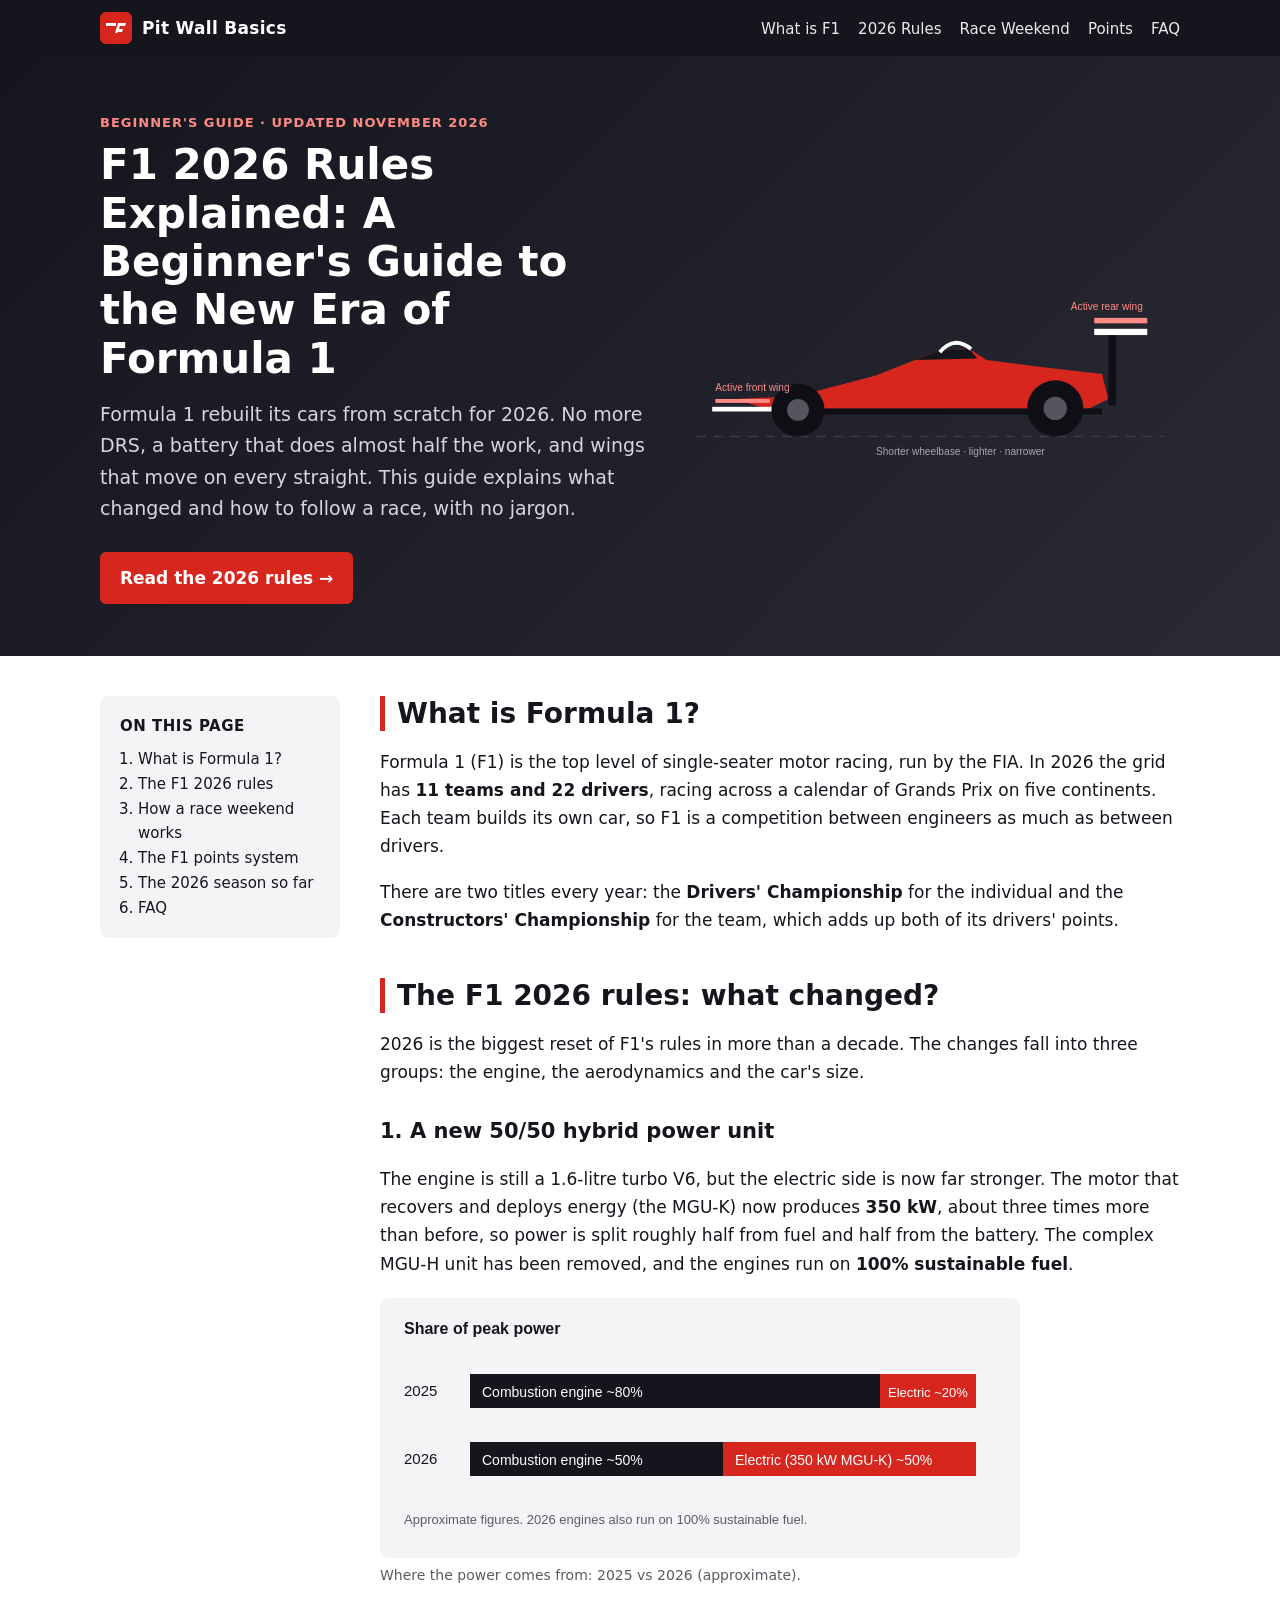
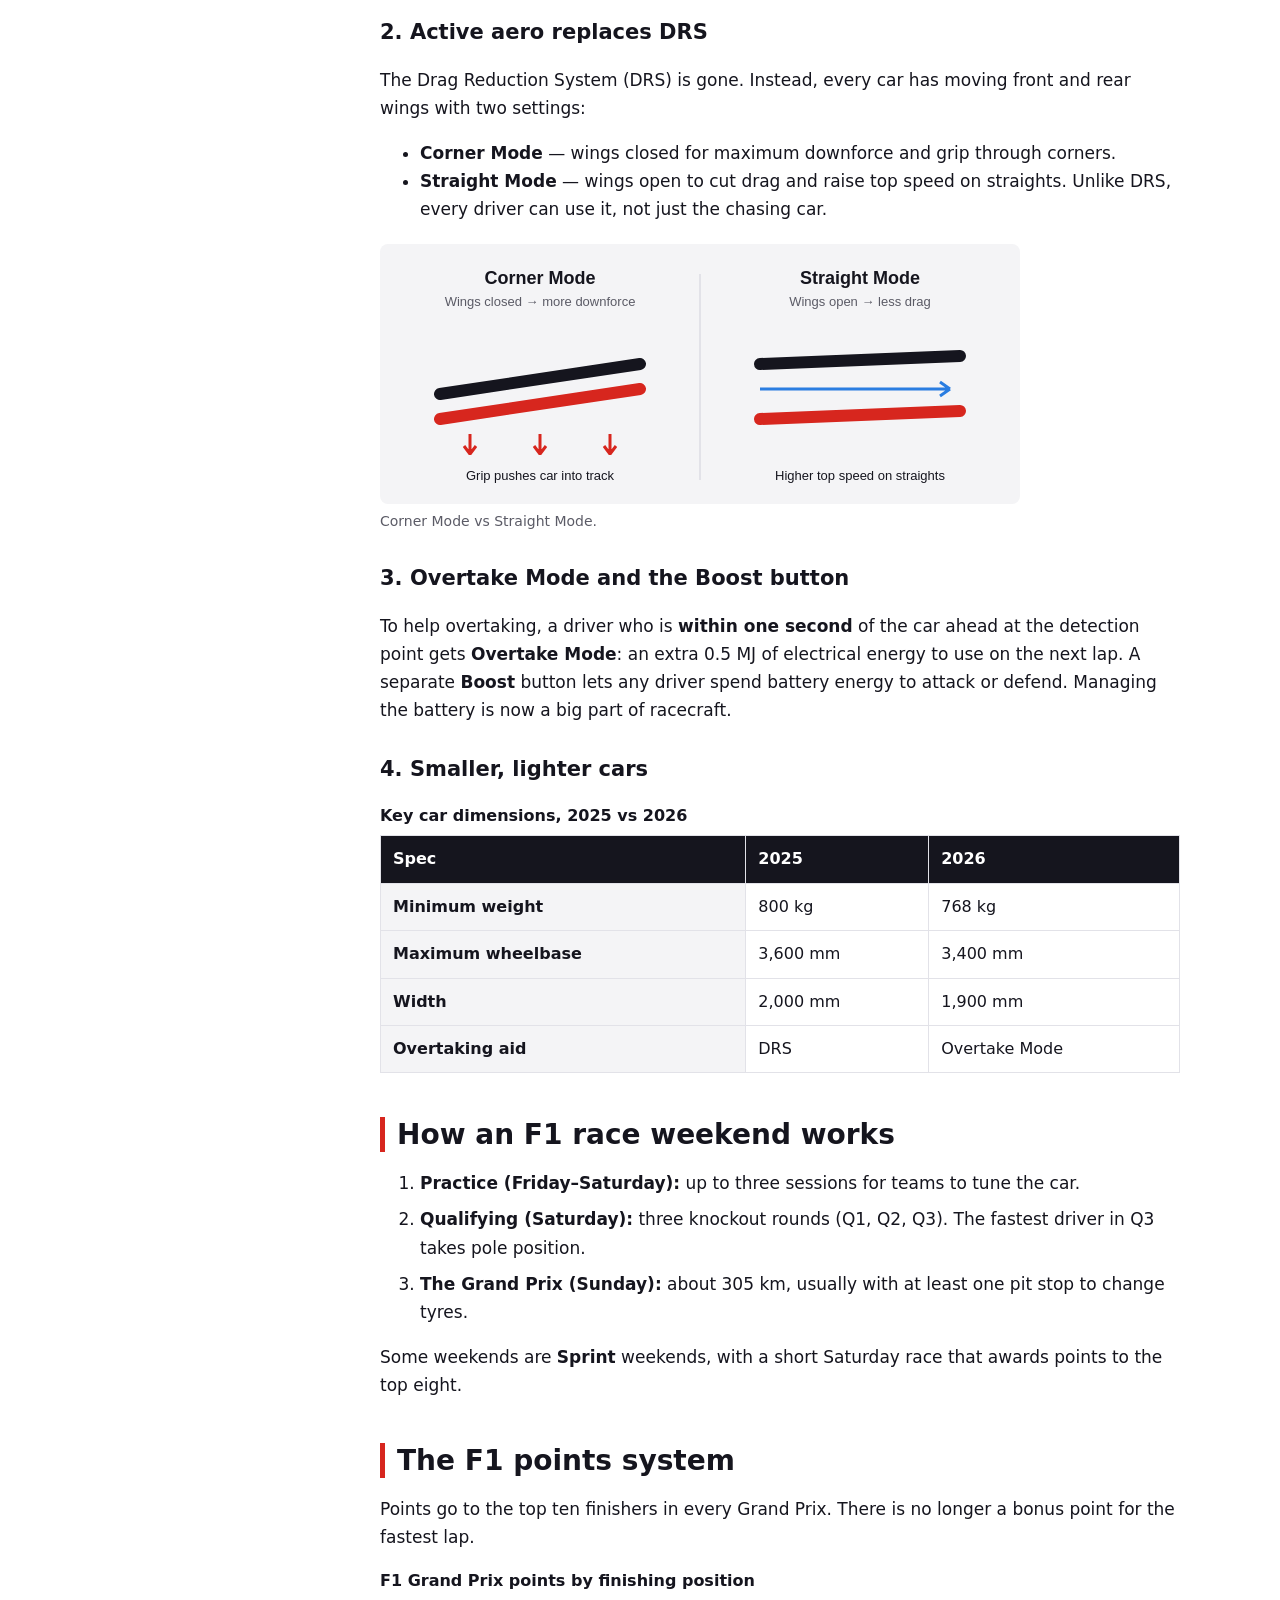
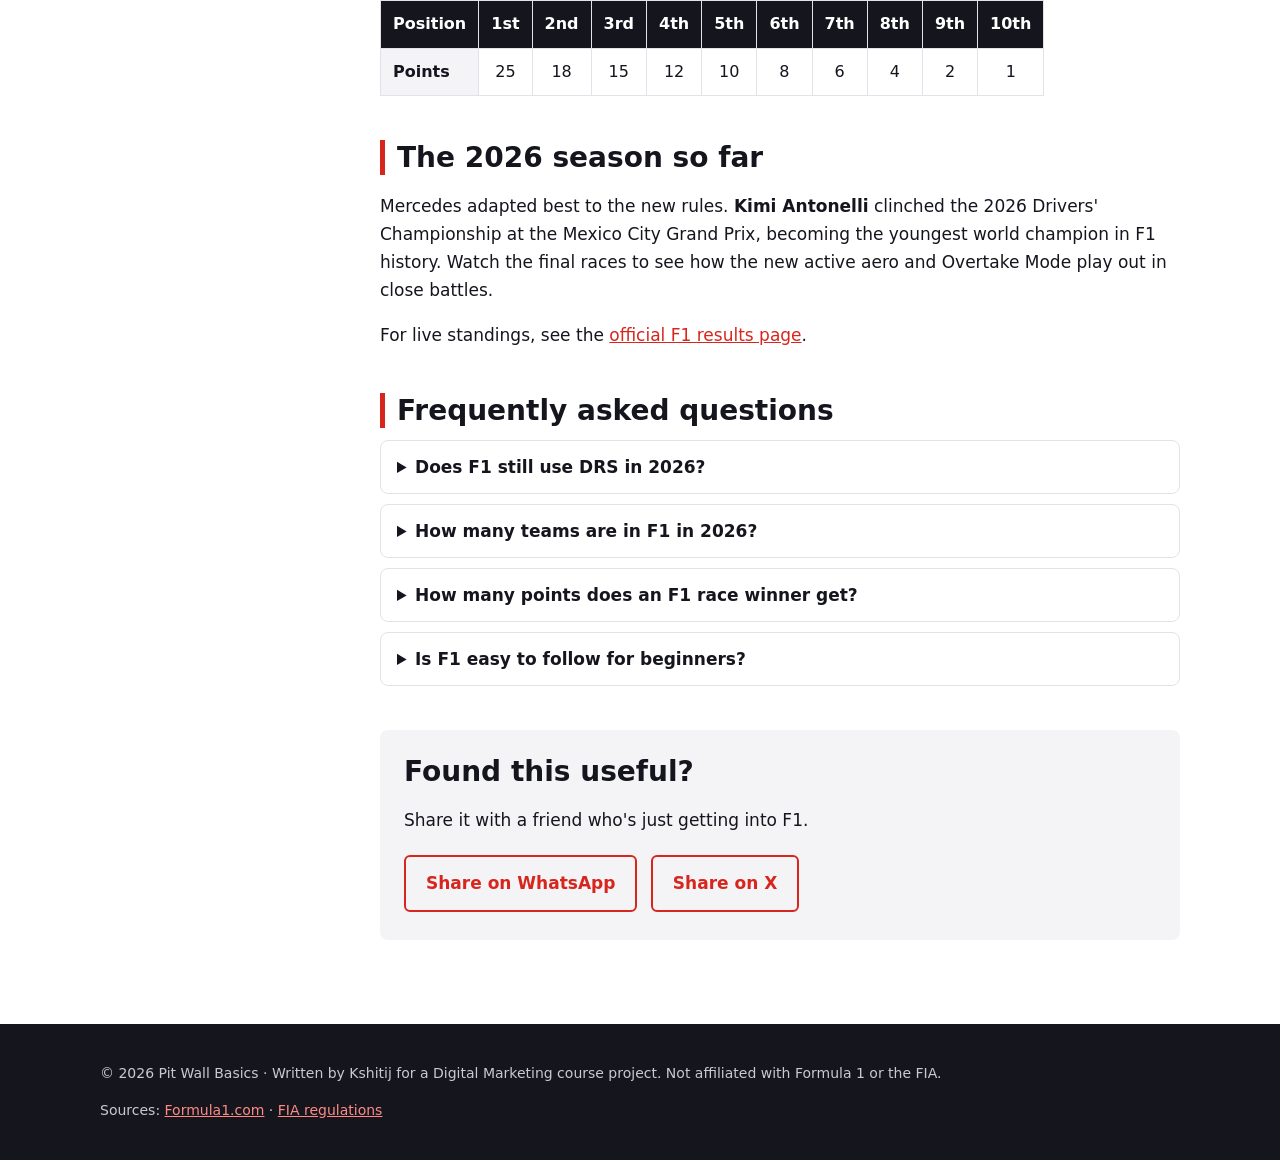
<file: index.html>
<!DOCTYPE html>
<html lang="en">
<head>
  <meta charset="UTF-8">
  <meta name="viewport" content="width=device-width, initial-scale=1">

  <!-- Primary SEO tags -->
  <title>F1 2026 Rules Explained for Beginners | Pit Wall Basics</title>
  <meta name="description" content="New to Formula 1? Learn the F1 2026 rules in plain English: active aero, Overtake Mode, the 50/50 hybrid engine, the points system and how a race weekend works.">
  <meta name="keywords" content="F1 2026 rules, F1 2026 regulations explained, F1 for beginners, how does F1 work, F1 overtake mode, F1 active aero, F1 points system">
  <meta name="author" content="Kshitij">
  <meta name="robots" content="index, follow">
  <link rel="canonical" href="https://kshitij66.github.io/f1-2026-guide/">

  <!-- Open Graph / social sharing -->
  <meta property="og:type" content="article">
  <meta property="og:title" content="F1 2026 Rules Explained for Beginners">
  <meta property="og:description" content="Active aero, Overtake Mode, the new hybrid engine and the points system — Formula 1's 2026 rules in plain English.">
  <meta property="og:url" content="https://kshitij66.github.io/f1-2026-guide/">
  <meta property="og:image" content="https://kshitij66.github.io/f1-2026-guide/images/og-card.png">
  <meta name="twitter:card" content="summary_large_image">

  <!-- Search Console verification: paste your tag here (see README) -->
  <!-- <meta name="google-site-verification" content="PASTE_CODE_HERE"> -->

  <link rel="icon" href="images/favicon.svg" type="image/svg+xml">
  <link rel="stylesheet" href="style.css">

  <!-- Google Analytics 4 -->
  <script async src="https://www.googletagmanager.com/gtag/js?id=G-YW1P776TJL"></script>
  <script>
    window.dataLayer = window.dataLayer || [];
    function gtag(){dataLayer.push(arguments);}
    gtag('js', new Date());
    gtag('config', 'G-YW1P776TJL');
  </script>

  <!-- Structured data: helps Google understand the page (Article + FAQ) -->
  <script type="application/ld+json">
  {
    "@context": "https://schema.org",
    "@graph": [
      {
        "@type": "Article",
        "headline": "F1 2026 Rules Explained for Beginners",
        "description": "A plain-English guide to Formula 1's 2026 regulations: active aero, Overtake Mode, the 50/50 hybrid power unit and the points system.",
        "author": {"@type": "Person", "name": "Kshitij"},
        "datePublished": "2026-11-09",
        "dateModified": "2026-11-09",
        "image": "https://kshitij66.github.io/f1-2026-guide/images/og-card.png",
        "mainEntityOfPage": "https://kshitij66.github.io/f1-2026-guide/"
      },
      {
        "@type": "FAQPage",
        "mainEntity": [
          {"@type": "Question", "name": "Does F1 still use DRS in 2026?",
           "acceptedAnswer": {"@type": "Answer", "text": "No. DRS was removed for 2026. All cars now use active aerodynamics (Straight Mode and Corner Mode), and overtaking is helped by Overtake Mode, an extra burst of electrical energy available within one second of the car ahead."}},
          {"@type": "Question", "name": "How many teams are in F1 in 2026?",
           "acceptedAnswer": {"@type": "Answer", "text": "There are 11 teams and 22 cars in 2026, with Cadillac joining as the 11th team and Audi taking over the former Sauber team."}},
          {"@type": "Question", "name": "How many points does an F1 race winner get?",
           "acceptedAnswer": {"@type": "Answer", "text": "The winner gets 25 points. Points go down to the top ten: 25, 18, 15, 12, 10, 8, 6, 4, 2, 1."}}
        ]
      }
    ]
  }
  </script>
</head>

<body>
  <a class="skip-link" href="#main">Skip to content</a>

  <header class="site-header">
    <div class="wrap header-inner">
      <a class="logo" href="#top" aria-label="Pit Wall Basics home">
        <img src="images/favicon.svg" alt="" width="32" height="32"> Pit Wall Basics
      </a>
      <nav aria-label="Main navigation">
        <ul>
          <li><a href="#what-is-f1">What is F1</a></li>
          <li><a href="#rules-2026">2026 Rules</a></li>
          <li><a href="#race-weekend">Race Weekend</a></li>
          <li><a href="#points">Points</a></li>
          <li><a href="#faq">FAQ</a></li>
        </ul>
      </nav>
    </div>
  </header>

  <main id="main">
    <article id="top">

      <!-- Hero -->
      <section class="hero">
        <div class="wrap hero-grid">
          <div>
            <p class="eyebrow">Beginner's guide · Updated November 2026</p>
            <h1>F1 2026 Rules Explained: A Beginner's Guide to the New Era of Formula 1</h1>
            <p class="lede">Formula 1 rebuilt its cars from scratch for 2026. No more DRS, a battery that does almost half the work, and wings that move on every straight. This guide explains what changed and how to follow a race, with no jargon.</p>
            <a class="btn" href="#rules-2026" data-track="cta_read_rules">Read the 2026 rules →</a>
          </div>
          <figure class="hero-fig">
            <img src="images/hero-car.svg" alt="Illustration of a 2026-style Formula 1 car seen from the side, with front and rear wings highlighted" width="640" height="300">
          </figure>
        </div>
      </section>

      <div class="wrap layout">
        <!-- Table of contents -->
        <aside class="toc" aria-label="On this page">
          <h2>On this page</h2>
          <ol>
            <li><a href="#what-is-f1">What is Formula 1?</a></li>
            <li><a href="#rules-2026">The F1 2026 rules</a></li>
            <li><a href="#race-weekend">How a race weekend works</a></li>
            <li><a href="#points">The F1 points system</a></li>
            <li><a href="#season-2026">The 2026 season so far</a></li>
            <li><a href="#faq">FAQ</a></li>
          </ol>
        </aside>

        <div class="content">

          <section id="what-is-f1">
            <h2>What is Formula 1?</h2>
            <p>Formula 1 (F1) is the top level of single-seater motor racing, run by the FIA. In 2026 the grid has <strong>11 teams and 22 drivers</strong>, racing across a calendar of Grands Prix on five continents. Each team builds its own car, so F1 is a competition between engineers as much as between drivers.</p>
            <p>There are two titles every year: the <strong>Drivers' Championship</strong> for the individual and the <strong>Constructors' Championship</strong> for the team, which adds up both of its drivers' points.</p>
          </section>

          <section id="rules-2026">
            <h2>The F1 2026 rules: what changed?</h2>
            <p>2026 is the biggest reset of F1's rules in more than a decade. The changes fall into three groups: the engine, the aerodynamics and the car's size.</p>

            <h3>1. A new 50/50 hybrid power unit</h3>
            <p>The engine is still a 1.6-litre turbo V6, but the electric side is now far stronger. The motor that recovers and deploys energy (the MGU-K) now produces <strong>350 kW</strong>, about three times more than before, so power is split roughly half from fuel and half from the battery. The complex MGU-H unit has been removed, and the engines run on <strong>100% sustainable fuel</strong>.</p>
            <figure>
              <img src="images/power-split.svg" alt="Bar chart comparing F1 power sources: in 2025 most power came from the combustion engine, while in 2026 power is split roughly 50/50 between the engine and the battery" width="640" height="260" loading="lazy">
              <figcaption>Where the power comes from: 2025 vs 2026 (approximate).</figcaption>
            </figure>

            <h3>2. Active aero replaces DRS</h3>
            <p>The Drag Reduction System (DRS) is gone. Instead, every car has moving front and rear wings with two settings:</p>
            <ul>
              <li><strong>Corner Mode</strong> — wings closed for maximum downforce and grip through corners.</li>
              <li><strong>Straight Mode</strong> — wings open to cut drag and raise top speed on straights. Unlike DRS, every driver can use it, not just the chasing car.</li>
            </ul>
            <figure>
              <img src="images/active-aero.svg" alt="Diagram of the two F1 2026 active aero settings: Corner Mode with wings closed for downforce and Straight Mode with wings open for low drag" width="640" height="260" loading="lazy">
              <figcaption>Corner Mode vs Straight Mode.</figcaption>
            </figure>

            <h3>3. Overtake Mode and the Boost button</h3>
            <p>To help overtaking, a driver who is <strong>within one second</strong> of the car ahead at the detection point gets <strong>Overtake Mode</strong>: an extra 0.5 MJ of electrical energy to use on the next lap. A separate <strong>Boost</strong> button lets any driver spend battery energy to attack or defend. Managing the battery is now a big part of racecraft.</p>

            <h3>4. Smaller, lighter cars</h3>
            <table>
              <caption>Key car dimensions, 2025 vs 2026</caption>
              <thead>
                <tr><th scope="col">Spec</th><th scope="col">2025</th><th scope="col">2026</th></tr>
              </thead>
              <tbody>
                <tr><th scope="row">Minimum weight</th><td>800 kg</td><td>768 kg</td></tr>
                <tr><th scope="row">Maximum wheelbase</th><td>3,600 mm</td><td>3,400 mm</td></tr>
                <tr><th scope="row">Width</th><td>2,000 mm</td><td>1,900 mm</td></tr>
                <tr><th scope="row">Overtaking aid</th><td>DRS</td><td>Overtake Mode</td></tr>
              </tbody>
            </table>
          </section>

          <section id="race-weekend">
            <h2>How an F1 race weekend works</h2>
            <ol class="steps">
              <li><strong>Practice (Friday–Saturday):</strong> up to three sessions for teams to tune the car.</li>
              <li><strong>Qualifying (Saturday):</strong> three knockout rounds (Q1, Q2, Q3). The fastest driver in Q3 takes pole position.</li>
              <li><strong>The Grand Prix (Sunday):</strong> about 305 km, usually with at least one pit stop to change tyres.</li>
            </ol>
            <p>Some weekends are <strong>Sprint</strong> weekends, with a short Saturday race that awards points to the top eight.</p>
          </section>

          <section id="points">
            <h2>The F1 points system</h2>
            <p>Points go to the top ten finishers in every Grand Prix. There is no longer a bonus point for the fastest lap.</p>
            <table class="points">
              <caption>F1 Grand Prix points by finishing position</caption>
              <thead>
                <tr><th scope="col">Position</th><th scope="col">1st</th><th scope="col">2nd</th><th scope="col">3rd</th><th scope="col">4th</th><th scope="col">5th</th><th scope="col">6th</th><th scope="col">7th</th><th scope="col">8th</th><th scope="col">9th</th><th scope="col">10th</th></tr>
              </thead>
              <tbody>
                <tr><th scope="row">Points</th><td>25</td><td>18</td><td>15</td><td>12</td><td>10</td><td>8</td><td>6</td><td>4</td><td>2</td><td>1</td></tr>
              </tbody>
            </table>
          </section>

          <section id="season-2026">
            <h2>The 2026 season so far</h2>
            <p>Mercedes adapted best to the new rules. <strong>Kimi Antonelli</strong> clinched the 2026 Drivers' Championship at the Mexico City Grand Prix, becoming the youngest world champion in F1 history. Watch the final races to see how the new active aero and Overtake Mode play out in close battles.</p>
            <p>For live standings, see the <a href="https://www.formula1.com/en/results" rel="noopener" target="_blank" data-track="outbound_f1_results">official F1 results page</a>.</p>
          </section>

          <section id="faq">
            <h2>Frequently asked questions</h2>
            <details>
              <summary>Does F1 still use DRS in 2026?</summary>
              <p>No. DRS was replaced by active aero (Straight Mode and Corner Mode) and Overtake Mode.</p>
            </details>
            <details>
              <summary>How many teams are in F1 in 2026?</summary>
              <p>11 teams and 22 cars. Cadillac is the new 11th team, and Audi has taken over the former Sauber team.</p>
            </details>
            <details>
              <summary>How many points does an F1 race winner get?</summary>
              <p>25 points. The top ten score 25, 18, 15, 12, 10, 8, 6, 4, 2 and 1.</p>
            </details>
            <details>
              <summary>Is F1 easy to follow for beginners?</summary>
              <p>Yes, once you know the basics on this page. Start by following one driver and one team, and watch qualifying as well as the race.</p>
            </details>
          </section>

          <section class="share" aria-label="Share this guide">
            <h2>Found this useful?</h2>
            <p>Share it with a friend who's just getting into F1.</p>
            <a class="btn btn-outline" href="https://wa.me/?text=F1%202026%20rules%20explained%20for%20beginners%20https%3A%2F%2Fkshitij66.github.io%2Ff1-2026-guide%2F" rel="noopener" target="_blank" data-track="share_whatsapp">Share on WhatsApp</a>
            <a class="btn btn-outline" href="https://twitter.com/intent/tweet?text=F1%202026%20rules%20explained%20for%20beginners&amp;url=https%3A%2F%2Fkshitij66.github.io%2Ff1-2026-guide%2F" rel="noopener" target="_blank" data-track="share_x">Share on X</a>
          </section>

        </div>
      </div>
    </article>
  </main>

  <footer class="site-footer">
    <div class="wrap">
      <p>© 2026 Pit Wall Basics · Written by Kshitij for a Digital Marketing course project. Not affiliated with Formula 1 or the FIA.</p>
      <p>Sources: <a href="https://www.formula1.com/en/latest/article/2026-regulations-explained-all-you-need-to-know-about-f1-their-new-power-units.14jfv7a36905uDJDdNyfQd" rel="noopener" target="_blank">Formula1.com</a> · <a href="https://www.fia.com/regulation/category/110" rel="noopener" target="_blank">FIA regulations</a></p>
    </div>
  </footer>

  <!-- Click tracking: sends a GA4 event for every link/button marked with data-track -->
  <script>
    document.querySelectorAll('[data-track]').forEach(function (el) {
      el.addEventListener('click', function () {
        if (typeof gtag === 'function') {
          gtag('event', 'click_' + el.dataset.track, { link_text: el.textContent.trim(), link_url: el.href });
        }
      });
    });
  </script>
</body>
</html>
</file>
<file: style.css>
:root {
  --red: #d7261e;
  --ink: #15151e;
  --muted: #5b5b66;
  --bg: #ffffff;
  --soft: #f4f4f6;
  --line: #e2e2e8;
  --max: 1120px;
}
* { box-sizing: border-box; }
html { scroll-behavior: smooth; }
body {
  margin: 0;
  font-family: system-ui, -apple-system, "Segoe UI", Roboto, sans-serif;
  color: var(--ink);
  background: var(--bg);
  line-height: 1.65;
  font-size: 17px;
}
img { max-width: 100%; height: auto; display: block; }
a { color: var(--red); }
.wrap { max-width: var(--max); margin: 0 auto; padding: 0 20px; }

.skip-link { position: absolute; left: -999px; }
.skip-link:focus { left: 10px; top: 10px; background: #fff; padding: 8px; z-index: 10; }

/* Header */
.site-header { background: var(--ink); position: sticky; top: 0; z-index: 5; }
.header-inner { display: flex; align-items: center; justify-content: space-between; gap: 16px; padding-top: 12px; padding-bottom: 12px; flex-wrap: wrap; }
.logo { display: flex; align-items: center; gap: 10px; color: #fff; text-decoration: none; font-weight: 800; letter-spacing: .3px; }
.site-header ul { list-style: none; display: flex; gap: 18px; margin: 0; padding: 0; flex-wrap: wrap; }
.site-header nav a { color: #e9e9ef; text-decoration: none; font-size: 15px; }
.site-header nav a:hover { color: #fff; text-decoration: underline; }

/* Hero */
.hero { background: linear-gradient(135deg, #15151e 0%, #2a2a36 100%); color: #fff; padding: 56px 0 48px; }
.hero-grid { display: grid; grid-template-columns: 1.1fr 1fr; gap: 32px; align-items: center; }
.eyebrow { color: #ff8a84; font-weight: 600; text-transform: uppercase; font-size: 13px; letter-spacing: 1px; margin: 0 0 8px; }
h1 { font-size: clamp(28px, 4vw, 42px); line-height: 1.15; margin: 0 0 16px; }
.lede { font-size: 19px; color: #d6d6de; margin: 0 0 24px; }
.hero-fig { margin: 0; }

.btn { display: inline-block; background: var(--red); color: #fff; padding: 12px 20px; border-radius: 6px; text-decoration: none; font-weight: 700; margin: 4px 8px 4px 0; }
.btn:hover { background: #b51e17; }
.btn-outline { background: transparent; color: var(--red); border: 2px solid var(--red); }
.btn-outline:hover { background: var(--red); color: #fff; }

/* Layout */
.layout { display: grid; grid-template-columns: 240px 1fr; gap: 40px; padding-top: 40px; padding-bottom: 40px; }
.toc { position: sticky; top: 80px; align-self: start; background: var(--soft); padding: 18px 20px; border-radius: 8px; }
.toc h2 { font-size: 15px; margin: 0 0 8px; text-transform: uppercase; letter-spacing: .5px; }
.toc ol { margin: 0; padding-left: 18px; font-size: 15px; }
.toc a { color: var(--ink); text-decoration: none; }
.toc a:hover { color: var(--red); }

.content section { margin-bottom: 44px; scroll-margin-top: 80px; }
.content h2 { font-size: 28px; line-height: 1.25; margin: 0 0 12px; border-left: 5px solid var(--red); padding-left: 12px; }
.content h3 { font-size: 21px; margin: 28px 0 8px; }
figure { margin: 20px 0; }
figcaption { color: var(--muted); font-size: 14px; margin-top: 6px; }

table { width: 100%; border-collapse: collapse; margin: 16px 0; font-size: 16px; }
caption { text-align: left; font-weight: 700; margin-bottom: 6px; }
th, td { border: 1px solid var(--line); padding: 10px 12px; text-align: left; }
thead th { background: var(--ink); color: #fff; }
tbody th { background: var(--soft); }
.points td, .points thead th { text-align: center; }
.content .points { display: block; overflow-x: auto; }

.steps li { margin-bottom: 8px; }

details { border: 1px solid var(--line); border-radius: 8px; padding: 12px 16px; margin-bottom: 10px; }
summary { font-weight: 700; cursor: pointer; }
details p { margin: 10px 0 0; }

.share { background: var(--soft); padding: 24px; border-radius: 8px; }
.share h2 { border: 0; padding: 0; }

.site-footer { background: var(--ink); color: #c9c9d2; font-size: 14px; padding: 24px 0; }
.site-footer a { color: #ff8a84; }

.layout > *, .hero-grid > * { min-width: 0; }

@media (max-width: 860px) {
  .hero-grid, .layout { grid-template-columns: minmax(0, 1fr); }
  table { font-size: 14px; }
  th, td { padding: 8px; }
  .toc { position: static; }
}
</file>
